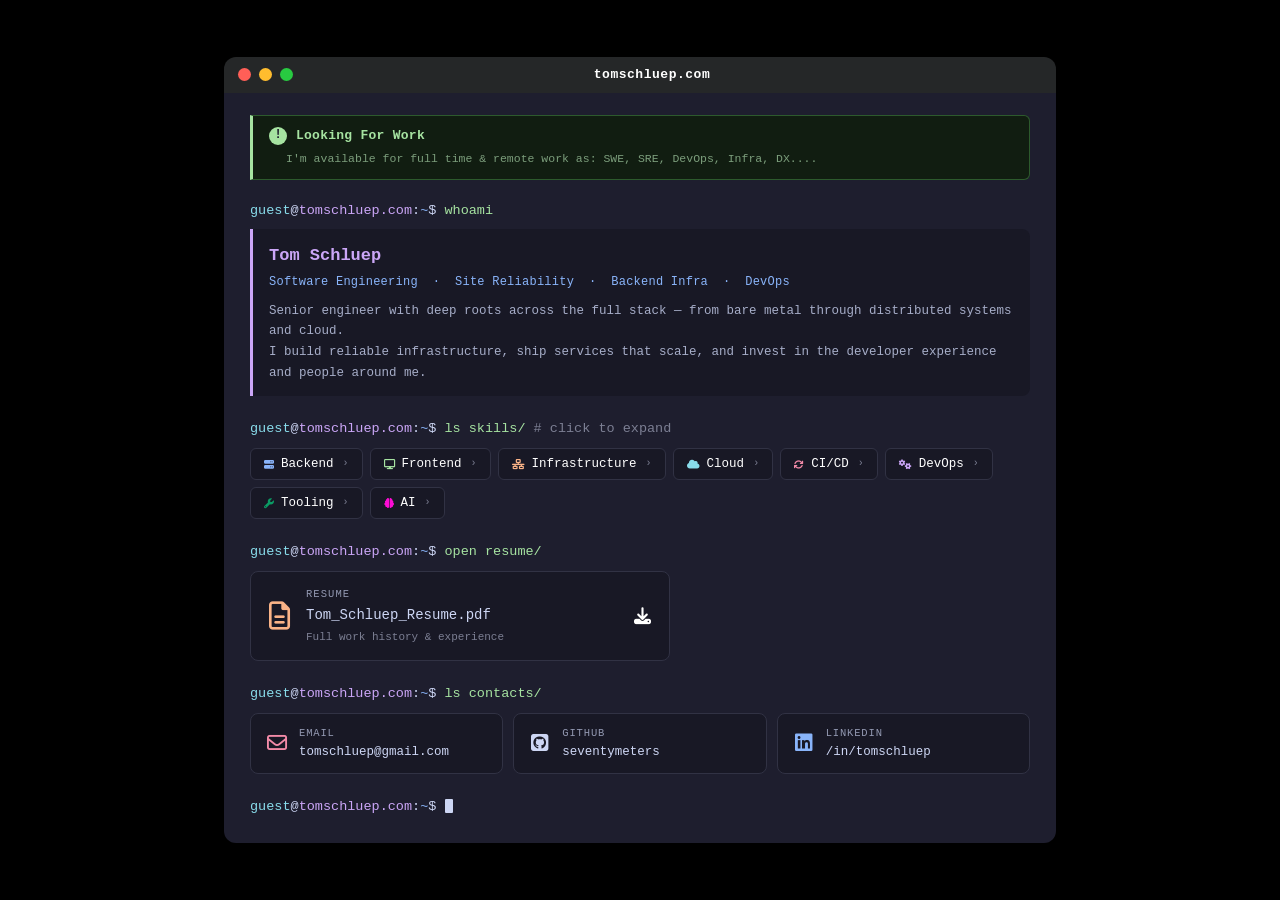
<file: index.html>
<!DOCTYPE html>
<html lang="en">
<head>
<!--
  ██████╗ ███████╗██████╗     ██████╗ ██╗   ██╗██╗     ██╗
  ██╔══██╗██╔════╝██╔══██╗    ██╔══██╗██║   ██║██║     ██║
  ██████╔╝█████╗  ██║  ██║    ██████╔╝██║   ██║██║     ██║
  ██╔══██╗██╔══╝  ██║  ██║    ██╔══██╗██║   ██║██║     ██║
  ██║  ██║███████╗██████╔╝    ██████╔╝╚██████╔╝███████╗███████╗
  ╚═╝  ╚═╝╚══════╝╚═════╝     ╚═════╝  ╚═════╝ ╚══════╝╚══════╝
  ~~~~ gives you wiiings ~~~~
-->
<meta name="author" content="Tom Schluep — fueled by me, Red Bull, and occasionally an LLM.">
  <meta charset="UTF-8">
  <meta name="viewport" content="width=device-width, initial-scale=1.0">
  <title>tomschluep.com</title>
  <meta name="description" content="Tom Schluep — Senior Software Engineer, SRE, DevOps, and Backend Infrastructure engineer.">
  <meta property="og:title" content="Tom Schluep">
  <meta property="og:description" content="Senior Software Engineer, SRE, DevOps, and Backend Infrastructure engineer.">
  <meta property="og:url" content="https://tomschluep.com">
  <meta property="og:type" content="website">
  <meta name="twitter:card" content="summary">
  <meta name="twitter:title" content="Tom Schluep">
  <meta name="twitter:description" content="Senior Software Engineer, SRE, DevOps, and Backend Infrastructure engineer.">
  <link rel="icon" href="data:image/svg+xml,<svg xmlns='http://www.w3.org/2000/svg' viewBox='0 0 32 32'><rect width='32' height='32' rx='4' fill='%231e1e2e'/><text x='16' y='16' font-family='monospace' font-size='14' font-weight='bold' fill='%23cdd6f4' text-anchor='middle' dominant-baseline='central'>&gt;_</text></svg>">
  <link rel="stylesheet" href="https://cdnjs.cloudflare.com/ajax/libs/font-awesome/6.2.1/css/all.min.css">
  <link rel="stylesheet" href="./style.css">
</head>
<body>

<div class="terminal-window">
  <div class="titlebar">
    <div class="dot red"></div>
    <div class="dot yellow"></div>
    <div class="dot green"></div>
    <div class="titlebar-text">tomschluep.com</div>
  </div>

  <div class="terminal-body">

    <!-- hire me banner -->
    <div class="hire-banner" id="hireBadge">
      <div class="hire-banner-top">
        <span class="hire-dot">!</span>
        <span class="hire-title">Looking For Work</span>
        <span class="hire-title-mobile">Tom is open to work!</span>
      </div>
      <div class="hire-banner-sub">I'm available for full time &amp; remote work as: SWE, SRE, DevOps, Infra, DX....</div>
    </div>

    <!-- whoami -->
    <div class="section">
      <div class="prompt-line">
        <span class="u">guest</span><span class="prompt-host">@<span class="h">tomschluep.com</span></span>:<span class="p">~</span>$ <span class="cmd">whoami</span>
      </div>
      <div class="bio-block">
        <div class="bio-name">Tom Schluep</div>
        <div class="bio-role">Software Engineering &nbsp;·&nbsp; Site Reliability &nbsp;·&nbsp; Backend Infra &nbsp;·&nbsp; DevOps</div>
        <div class="bio-desc">Senior engineer with deep roots across the full stack — from bare metal through distributed systems and cloud.</div>
        <div class="bio-desc"> I build reliable infrastructure, ship services that scale, and invest in the developer experience and people around me.</div>
      </div>
    </div>

    <!-- skills -->
    <div class="section">
      <div class="prompt-line">
        <span class="u">guest</span><span class="prompt-host">@<span class="h">tomschluep.com</span></span>:<span class="p">~</span>$ <span class="cmd">ls skills/</span> <span class="cmt cmt-desktop"># click to expand</span><span class="cmt cmt-mobile"># tap to expand</span>
      </div>
      <div class="skill-categories">
        <div class="skill-cat" data-cat="backend" onclick="toggle(this)">
          <i class="fa-solid fa-server cat-icon" style="color:#89b4fa"></i> Backend <span class="arrow">›</span>
        </div>
        <div class="skill-cat" data-cat="frontend" onclick="toggle(this)">
          <i class="fa-solid fa-display cat-icon" style="color:#a6e3a1"></i> Frontend <span class="arrow">›</span>
        </div>
        <div class="skill-cat" data-cat="infra" onclick="toggle(this)">
          <i class="fa-solid fa-network-wired cat-icon" style="color:#fab387"></i> Infrastructure <span class="arrow">›</span>
        </div>
        <div class="skill-cat" data-cat="cloud" onclick="toggle(this)">
          <i class="fa-solid fa-cloud cat-icon" style="color:#89dceb"></i> Cloud <span class="arrow">›</span>
        </div>
        <div class="skill-cat" data-cat="cicd" onclick="toggle(this)">
          <i class="fa-solid fa-arrows-rotate cat-icon" style="color:#f38ba8"></i> CI/CD <span class="arrow">›</span>
        </div>
        <div class="skill-cat" data-cat="devops" onclick="toggle(this)">
          <i class="fa-solid fa-gears cat-icon" style="color:#cba6f7"></i> DevOps <span class="arrow">›</span>
        </div>
        <div class="skill-cat" data-cat="tooling" onclick="toggle(this)">
          <i class="fa-solid fa-wrench cat-icon" style="color:#0b9b64"></i> Tooling <span class="arrow">›</span>
        </div>
        <div class="skill-cat" data-cat="ai" onclick="toggle(this)">
          <i class="fa-solid fa-brain cat-icon" style="color:#fc0cd4"></i> AI <span class="arrow">›</span>
        </div>
      </div>

      <div class="skill-detail" id="detail-backend">
        <div class="detail-label">Backend Engineering</div>
        <div class="skill-tags">
          <span class="skill-tag">Python</span>
          <span class="skill-tag">Node.js</span>
          <span class="skill-tag">REST APIs</span>
          <span class="skill-tag">FastAPI</span>
          <span class="skill-tag">gRPC/Protobuf</span>
          <span class="skill-tag">WebSockets</span>
          <span class="skill-tag">MySQL</span>
          <span class="skill-tag">Redis</span>
          <span class="skill-tag">Microservices</span>
        </div>
      </div>
      <div class="skill-detail" id="detail-frontend">
        <div class="detail-label">Frontend Code</div>
        <div class="skill-tags">
          <span class="skill-tag">React</span>
          <span class="skill-tag">TypeScript</span>
          <span class="skill-tag">JavaScript</span>
          <span class="skill-tag">HTML / CSS</span>
          <span class="skill-tag">Tailwind</span>
          <span class="skill-tag">Next.js</span>
          <span class="skill-tag">Vite</span>
        </div>
      </div>
      <div class="skill-detail" id="detail-infra">
        <div class="detail-label">Infrastructure</div>
        <div class="skill-tags">
          <span class="skill-tag">Ansible</span>
          <span class="skill-tag">SaltStack</span>
          <span class="skill-tag">Terraform</span>
          <span class="skill-tag">Puppet</span>
          <span class="skill-tag">Chef</span>
          <span class="skill-tag">Nginx</span>
          <span class="skill-tag">Bash</span>
          <span class="skill-tag">Linux</span>
          <span class="skill-tag">MacOS</span>
          <span class="skill-tag">Windows</span>
          <span class="skill-tag">Networking</span>
          <span class="skill-tag">DNS</span>
          <span class="skill-tag">TLS / PKI</span>
        </div>
      </div>
      <div class="skill-detail" id="detail-cloud">
        <div class="detail-label">Cloud Services & Compute</div>
        <div class="skill-tags">
          <span class="skill-tag">AWS</span>
          <span class="skill-tag">EC2</span>
          <span class="skill-tag">ECS</span>
          <span class="skill-tag">Autoscaling</span>
          <span class="skill-tag">S3</span>
          <span class="skill-tag">Lambda</span>
          <span class="skill-tag">Route 53</span>
          <span class="skill-tag">VPC / Subnets</span>
          <span class="skill-tag">RDS</span>
          <span class="skill-tag">Aurora</span>
          <span class="skill-tag">IAM</span>
          <span class="skill-tag">GCP</span>
          <span class="skill-tag">Cloudflare</span>
        </div>
      </div>
      <div class="skill-detail" id="detail-cicd">
        <div class="detail-label">CI / CD & Build Systems</div>
        <div class="skill-tags">
          <span class="skill-tag">GitHub Actions</span>
          <span class="skill-tag">Jenkins</span>
          <span class="skill-tag">CircleCI</span>
          <span class="skill-tag">Buildkite</span>
          <span class="skill-tag">Artifactory</span>
          <span class="skill-tag">Helm</span>
          <span class="skill-tag">Semantic Release</span>
          <span class="skill-tag">GitOps</span>
        </div>
      </div>
      <div class="skill-detail" id="detail-devops">
        <div class="detail-label">DevOps &amp; Observability</div>
        <div class="skill-tags">
          <span class="skill-tag">Docker & Containers</span>
          <span class="skill-tag">Kubernetes</span>
          <span class="skill-tag">Prometheus</span>
          <span class="skill-tag">Grafana</span>
          <span class="skill-tag">ELK Stack</span>
          <span class="skill-tag">Datadog</span>
          <span class="skill-tag">PagerDuty</span>
          <span class="skill-tag">Git</span>
        </div>
      </div>
    <div class="skill-detail" id="detail-tooling">
        <div class="detail-label">Tooling, DevEx, Etc...</div>
        <div class="skill-tags">
          <span class="skill-tag">Make</span>
          <span class="skill-tag">Maven</span>
          <span class="skill-tag">pip / pipx</span>
          <span class="skill-tag">poetry</span>
          <span class="skill-tag">npm</span>
          <span class="skill-tag">virtualenv</span>
          <span class="skill-tag">hermit</span>
          <span class="skill-tag">Homebrew</span>
          <span class="skill-tag">Notion</span>
          <span class="skill-tag">Confluence</span>
          <span class="skill-tag">JSON</span>
          <span class="skill-tag">YAML</span>
        </div>
      </div>
    <div class="skill-detail" id="detail-ai">
        <div class="detail-label">AI stuff</div>
        <div class="skill-tags">
          <span class="skill-tag">MCP Servers</span>
          <span class="skill-tag">Claude Skills</span>
        </div>
     </div>
    </div>

    <!-- resume -->
    <div class="section">
      <div class="prompt-line">
        <span class="u">guest</span><span class="prompt-host">@<span class="h">tomschluep.com</span></span>:<span class="p">~</span>$ <span class="cmd">open resume/</span>
      </div>
      <a class="resume-card" id="resumeCard" href="https://app.box.com/file/1125163243435?s=ha169jmki8wy6irb2on1g2de7t2uavo7" target="_blank">
        <i class="fa-regular fa-file-lines"></i>
        <div class="resume-text">
          <div class="rc-label">Resume</div>
          <div class="rc-name">Tom_Schluep_Resume.pdf</div>
          <div class="rc-sub">Full work history &amp; experience</div>
        </div>
        <i class="fa-solid fa-download dl-icon"></i>
      </a>
    </div>

    <!-- contacts -->
    <div class="section">
      <div class="prompt-line">
        <span class="u">guest</span><span class="prompt-host">@<span class="h">tomschluep.com</span></span>:<span class="p">~</span>$ <span class="cmd">ls contacts/</span>
      </div>
      <div class="links-row">
        <a class="link-card email" href="mailto:tomschluep@gmail.com?subject=Hi%20Tom!">
          <i class="fa-regular fa-envelope"></i>
          <div>
            <div class="lc-label">Email</div>
            <div class="lc-value">tomschluep@gmail.com</div>
          </div>
        </a>
        <a class="link-card github" href="https://github.com/seventymeters" target="_blank">
          <i class="fa-brands fa-square-github"></i>
          <div>
            <div class="lc-label">GitHub</div>
            <div class="lc-value">seventymeters</div>
          </div>
        </a>
        <a class="link-card linkedin" href="https://linkedin.com/in/tomschluep" target="_blank">
          <i class="fa-brands fa-linkedin"></i>
          <div>
            <div class="lc-label">LinkedIn</div>
            <div class="lc-value">/in/tomschluep</div>
          </div>
        </a>
      </div>
    </div>

    <!-- blinking prompt -->
    <div class="prompt-line last-prompt">
      <span class="u">guest</span><span class="prompt-host">@<span class="h">tomschluep.com</span></span>:<span class="p">~</span>$ <span class="cursor"></span>
    </div>

  </div>
</div>

<script>
  console.log(
    '%c hey, if you\'re reading this you\'re probably a developer 👋\n' +
    '%c check out my project: https://futures.coffee',
    'color: #a6e3a1; font-size: 14px; font-weight: bold;',
    'color: #89b4fa; font-size: 12px;'
  );

  // ── Hire me toggle ──────────────────────────────────────────
  // Set to true when actively looking for work, false to hide.
  var HIRE_ME = true;
  // ────────────────────────────────────────────────────────────

  if (HIRE_ME) {
    document.getElementById('hireBadge').classList.add('visible');
    document.getElementById('resumeCard').classList.add('hire-glow');
  }

  function toggle(el) {
    var cat = el.dataset.cat;
    var detail = document.getElementById('detail-' + cat);
    var isActive = el.classList.contains('active');
    document.querySelectorAll('.skill-cat').forEach(function(c) { c.classList.remove('active'); });
    document.querySelectorAll('.skill-detail').forEach(function(d) { d.classList.remove('visible'); });
    if (!isActive) {
      el.classList.add('active');
      detail.classList.add('visible');
    }
  }
</script>

</body>
</html>
</file>
<file: style.css>
* {
  box-sizing: border-box;
  margin: 0;
  padding: 0;
}

body {
  background: #000000;
  font-family: 'Menlo', 'Monaco', 'Consolas', 'Courier New', monospace;
  min-height: 100vh;
  display: flex;
  align-items: center;
  justify-content: center;
  padding: 24px 16px;
}

a {
  text-decoration: none;
  color: inherit;
}

/* ── Terminal window ── */
.terminal-window {
  width: clamp(820px, 65vw, 1300px);
  max-width: 100%;
  border-radius: 12px;
  overflow: hidden;
  box-shadow: 0 40px 120px rgba(0, 0, 0, 0.9), 0 0 60px rgba(0, 0, 0, 0.7);
}

/* ── Titlebar ── */
.titlebar {
  background: #252728;
  height: 36px;
  display: flex;
  align-items: center;
  padding: 0 14px;
  gap: 8px;
}

.dot {
  width: 13px;
  height: 13px;
  border-radius: 50%;
}
.dot.red    { background: #ff5f57; }
.dot.yellow { background: #ffbd2e; }
.dot.green  { background: #28ca41; }

.titlebar-text {
  flex: 1;
  text-align: center;
  color: #ffffff;
  font-size: 13px;
  font-weight: 600;
  letter-spacing: 0.04em;
  margin-right: 39px; /* balance the dots */
}

/* ── Terminal body ── */
.terminal-body {
  background: #1e1e2e;
  padding: 22px 26px 26px;
  color: #cdd6f4;
  font-size: 13.5px;
  line-height: 1.6;
}

/* ── Sections ── */
.section {
  margin-bottom: 22px;
}

/* ── Prompt line ── */
.prompt-line {
  margin-bottom: 8px;
  user-select: none;
  white-space: nowrap;
  overflow: hidden;
  text-overflow: ellipsis;
}

.last-prompt {
  margin-bottom: 0;
}

.u   { color: #89dceb; }
.h   { color: #cba6f7; }
.p   { color: #89b4fa; }
.cmd { color: #a6e3a1; }
.cmt { color: #7c7f93; }

/* ── Bio block ── */
.bio-block {
  background: #181825;
  border-left: 3px solid #cba6f7;
  padding: 13px 16px;
  border-radius: 0 8px 8px 0;
}

.bio-name {
  color: #cba6f7;
  font-size: 17px;
  font-weight: bold;
  margin-bottom: 3px;
}

.bio-role {
  color: #89b4fa;
  font-size: 12px;
  margin-bottom: 9px;
  letter-spacing: 0.02em;
}

.bio-desc {
  color: #a6adc8;
  font-size: 12.5px;
  line-height: 1.65;
}

/* ── Skill categories ── */
.skill-categories {
  display: flex;
  flex-wrap: wrap;
  gap: 7px;
}

.skill-cat {
  background: #181825;
  border: 1px solid #313244;
  color: #ffffff;
  padding: 5px 13px;
  border-radius: 6px;
  font-size: 12.5px;
  cursor: pointer;
  display: flex;
  align-items: center;
  gap: 7px;
  transition: background 0.15s, border-color 0.15s, color 0.15s;
  user-select: none;
}

.skill-cat:hover,
.skill-cat.active {
  background: #2a2a3e;
  border-color: #cba6f7;
  color: #f5c2e7;
}

.cat-icon {
  font-size: 10px;
}

.arrow {
  font-size: 10px;
  color: #7c7f93;
  transition: transform 0.2s;
  margin-left: 2px;
}

.skill-cat.active .arrow {
  transform: rotate(90deg);
  color: #f5c2e7;
}

/* ── Skill detail panel ── */
.skill-detail {
  display: none;
  margin-top: 10px;
  background: #181825;
  border: 1px solid #313244;
  border-radius: 8px;
  padding: 13px 15px;
  animation: fadeIn 0.15s ease;
}

.skill-detail.visible {
  display: block;
}

@keyframes fadeIn {
  from { opacity: 0; transform: translateY(-3px); }
  to   { opacity: 1; transform: translateY(0); }
}

.detail-label {
  font-size: 10.5px;
  text-transform: uppercase;
  letter-spacing: 0.12em;
  color: #9399b2;
  margin-bottom: 9px;
}

.skill-tags {
  display: flex;
  flex-wrap: wrap;
  gap: 6px;
}

.skill-tag {
  background: #313244;
  color: #a6e3a1;
  border: 1px solid #45475a;
  padding: 3px 10px;
  border-radius: 4px;
  font-size: 11.5px;
}

/* ── Hire me banner ── */
.hire-banner {
  display: none;
  background: #111d11;
  border: 1px solid #2d5a2d;
  border-left: 3px solid #a6e3a1;
  border-radius: 0 6px 6px 0;
  padding: 10px 16px;
  margin-bottom: 20px;
}

.hire-banner.visible {
  display: block;
}

.hire-banner-top {
  display: flex;
  align-items: center;
  gap: 9px;
  margin-bottom: 4px;
}

.hire-title-mobile {
  display: none;
  color: #a6e3a1;
  font-size: 13px;
  font-weight: bold;
}

.cmt-mobile {
  display: none;
}

.hire-title {
  color: #a6e3a1;
  font-size: 13px;
  font-weight: bold;
  letter-spacing: 0.02em;
}

.hire-banner-sub {
  color: #7c9e7c;
  font-size: 11.5px;
  padding-left: 17px;
}

.hire-dot {
  width: 18px;
  height: 18px;
  border-radius: 50%;
  background: #a6e3a1;
  color: #1e1e2e;
  font-size: 12px;
  font-weight: bold;
  display: flex;
  align-items: center;
  justify-content: center;
  flex-shrink: 0;
  animation: pulse 2s ease-in-out infinite;
}

@keyframes pulse {
  0%, 100% { opacity: 1; box-shadow: 0 0 0 0 rgba(166, 227, 161, 0.5); }
  50%       { opacity: 0.8; box-shadow: 0 0 0 5px rgba(166, 227, 161, 0); }
}

.resume-card.hire-glow {
  animation: resumePulse 2.5s ease-in-out infinite;
}

@keyframes resumePulse {
  0%, 100% { border-color: #313244; box-shadow: none; }
  50%       { border-color: #a6e3a1; box-shadow: 0 0 14px rgba(166, 227, 161, 0.15); }
}

/* ── Resume card ── */
.resume-card {
  display: flex;
  align-items: center;
  gap: 16px;
  background: #181825;
  border: 1px solid #313244;
  border-radius: 8px;
  padding: 14px 18px;
  color: #cdd6f4;
  transition: border-color 0.15s, background 0.15s, transform 0.1s;
  max-width: 420px;
}

.resume-card:hover {
  border-color: #fab387;
  background: #211e1a;
  transform: translateY(-2px);
}

.resume-card > .fa-file-lines {
  font-size: 28px;
  color: #fab387;
  flex-shrink: 0;
}

.rc-label {
  font-size: 10.5px;
  color: #9399b2;
  text-transform: uppercase;
  letter-spacing: 0.1em;
  margin-bottom: 2px;
}

.rc-name {
  font-size: 14px;
  color: #cdd6f4;
}

.rc-sub {
  font-size: 11px;
  color: #7c7f93;
  margin-top: 2px;
}

.dl-icon {
  margin-left: auto;
  color: #ffffff;
  font-size: 17px;
  flex-shrink: 0;
}

.resume-card:hover .dl-icon {
  color: #fab387;
}

/* ── Contact links ── */
.links-row {
  display: flex;
  flex-wrap: wrap;
  gap: 10px;
}

.link-card {
  flex: 1;
  min-width: 180px;
  background: #181825;
  border: 1px solid #313244;
  border-radius: 8px;
  padding: 11px 15px;
  display: flex;
  align-items: center;
  gap: 11px;
  color: #cdd6f4;
  transition: border-color 0.15s, background 0.15s, transform 0.1s;
}

.link-card:hover {
  border-color: #cba6f7;
  background: #1e1e2e;
  transform: translateY(-2px);
}

.link-card i {
  font-size: 20px;
  width: 22px;
  text-align: center;
  flex-shrink: 0;
}

.lc-label {
  font-size: 10.5px;
  color: #9399b2;
  text-transform: uppercase;
  letter-spacing: 0.08em;
}

.lc-value {
  font-size: 12.5px;
  color: #cdd6f4;
}

.link-card.email    i { color: #f38ba8; }
.link-card.github   i { color: #cdd6f4; }
.link-card.linkedin i { color: #89b4fa; }

/* ── Blinking cursor ── */
.cursor {
  display: inline-block;
  width: 8px;
  height: 14px;
  background: #cdd6f4;
  vertical-align: middle;
  animation: blink 1s step-end infinite;
  margin-left: 1px;
  border-radius: 1px;
}

@keyframes blink {
  50% { opacity: 0; }
}

/* ── Mobile ── */
@media (max-width: 600px) {
  body {
    align-items: flex-start;
    padding: 16px 12px;
  }

  /* Fix 3: don't shrink font — keep it readable */
  .terminal-body {
    font-size: 13.5px;
    padding: 16px;
  }

  /* Fix 1: hide @host in prompts, leaving just guest:~$ */
  .prompt-host {
    display: none;
  }

  .titlebar-text {
    font-size: 11px;
  }

  /* Fix 2: larger touch targets on skill pills */
  .skill-cat {
    padding: 10px 14px;
    min-height: 44px;
  }

  /* Fix 5: hide hire banner subtitle, keep headline */
  .hire-banner-sub {
    display: none;
  }

  .hire-title { display: none; }
  .hire-title-mobile { display: inline; }

  .cmt-desktop { display: none; }
  .cmt-mobile { display: inline; }

  .resume-card {
    max-width: 100%;
  }

  /* Fix 4: contact cards full width on mobile */
  .link-card {
    min-width: 100%;
  }

  .bio-name {
    font-size: 15px;
  }
}
</file>
